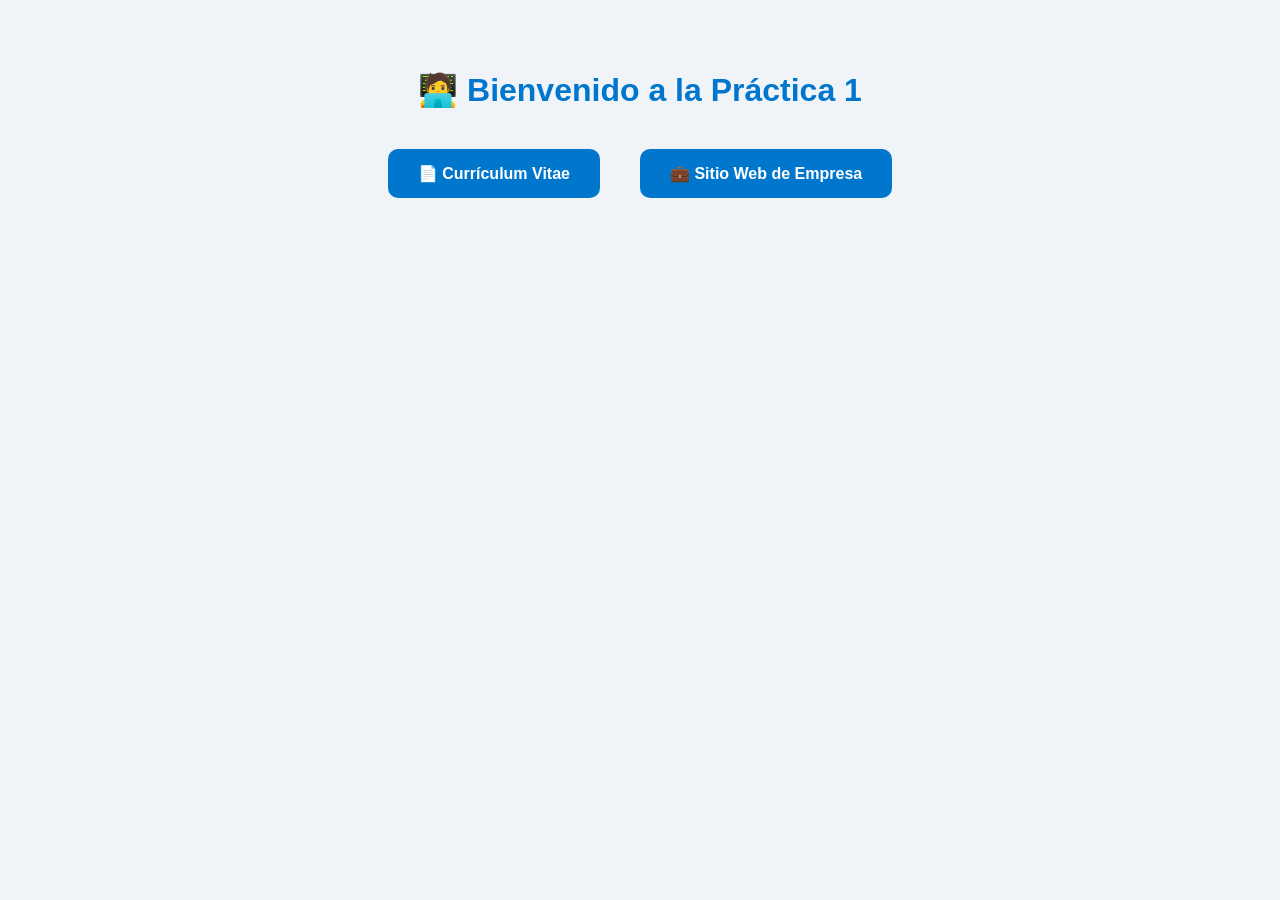
<file: index.html>
<!DOCTYPE html>
<html lang="es">
<head>
    <meta charset="UTF-8">
    <meta name="viewport" content="width=device-width, initial-scale=1.0">
    <title>Inicio - Práctica 1</title>
    <link rel="stylesheet" href="estilos.css">
    <style>
        body {
            font-family: Arial, sans-serif;
            background-color: #f0f4f8;
            text-align: center;
            padding: 50px;
        }

        h1 {
            color: #0077cc;
            margin-bottom: 40px;
        }

        .menu {
            display: flex;
            justify-content: center;
            gap: 40px;
            flex-wrap: wrap;
        }

        .menu a {
            background-color: #0077cc;
            color: white;
            text-decoration: none;
            padding: 15px 30px;
            border-radius: 10px;
            font-weight: bold;
            transition: background-color 0.3s ease;
        }

        .menu a:hover {
            background-color: #005fa3;
        }
    </style>
</head>
<body>

    <h1>🧑‍💻 Bienvenido a la Práctica 1</h1>

    <div class="menu">
        <a href="ej01.html">📄 Currículum Vitae</a>
        <a href="ej02.html">💼 Sitio Web de Empresa</a>
    </div>

</body>
</html>
</file>
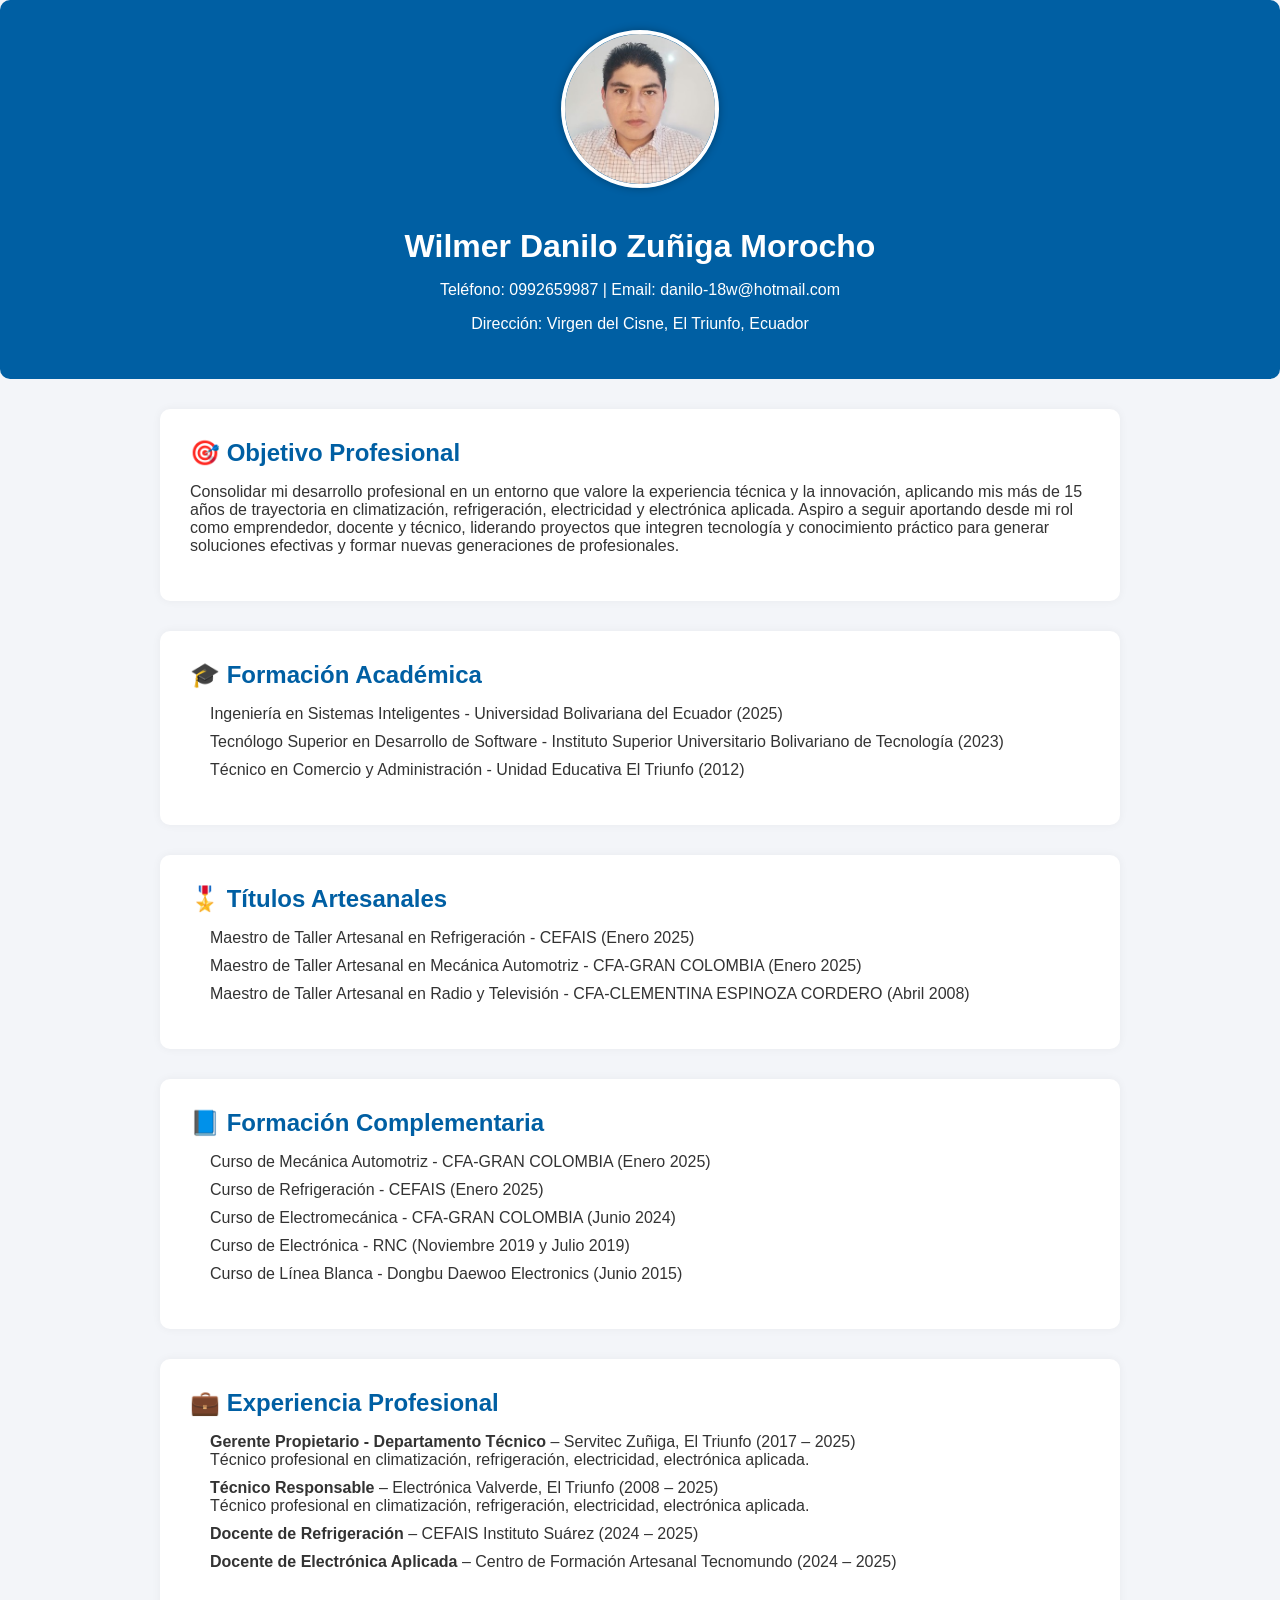
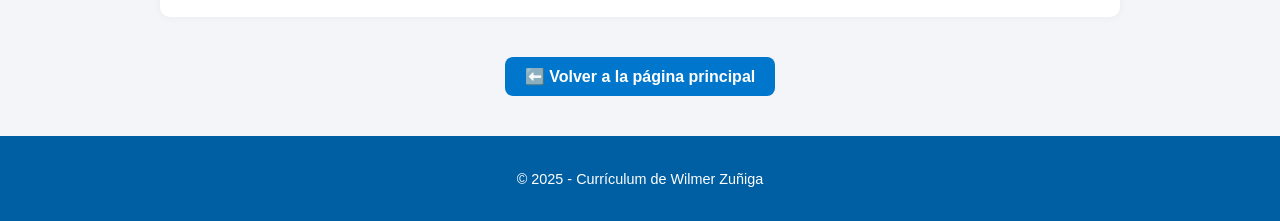
<file: ej01.html>
<!DOCTYPE html>
<html lang="es">
<head>
    <meta charset="UTF-8">
    <meta name="viewport" content="width=device-width, initial-scale=1.0">
    <title>Currículum Vitae - Wilmer Zuñiga</title>
    <link rel="stylesheet" href="estilos.css">
</head>


<body>

    <header>
        <img src="wilmer.jpg" alt="Foto de Wilmer Zuñiga" width="150">
        <h1>Wilmer Danilo Zuñiga Morocho</h1>
        <p>Teléfono: 0992659987 | Email: danilo-18w@hotmail.com</p>
        <p>Dirección: Virgen del Cisne, El Triunfo, Ecuador</p>
    </header>

    <section>
        <h2>🎯 Objetivo Profesional</h2>
        <p>Consolidar mi desarrollo profesional en un entorno que valore la experiencia técnica y la innovación, aplicando mis más de 15 años de trayectoria en climatización, refrigeración, electricidad y electrónica aplicada. Aspiro a seguir aportando desde mi rol como emprendedor, docente y técnico, liderando proyectos que integren tecnología y conocimiento práctico para generar soluciones efectivas y formar nuevas generaciones de profesionales.</p>
    </section>

    <section>
        <h2>🎓 Formación Académica</h2>
        <ul>
            <li>Ingeniería en Sistemas Inteligentes - Universidad Bolivariana del Ecuador (2025)</li>
            <li>Tecnólogo Superior en Desarrollo de Software - Instituto Superior Universitario Bolivariano de Tecnología (2023)</li>
            <li>Técnico en Comercio y Administración - Unidad Educativa El Triunfo (2012)</li>
        </ul>
    </section>

    <section>
        <h2>🎖️ Títulos Artesanales</h2>
        <ul>
            <li>Maestro de Taller Artesanal en Refrigeración - CEFAIS (Enero 2025)</li>
            <li>Maestro de Taller Artesanal en Mecánica Automotriz - CFA-GRAN COLOMBIA (Enero 2025)</li>
            <li>Maestro de Taller Artesanal en Radio y Televisión - CFA-CLEMENTINA ESPINOZA CORDERO (Abril 2008)</li>
        </ul>
    </section>

    <section>
        <h2>📘 Formación Complementaria</h2>
        <ul>
            <li>Curso de Mecánica Automotriz - CFA-GRAN COLOMBIA (Enero 2025)</li>
            <li>Curso de Refrigeración - CEFAIS (Enero 2025)</li>
            <li>Curso de Electromecánica - CFA-GRAN COLOMBIA (Junio 2024)</li>
            <li>Curso de Electrónica - RNC (Noviembre 2019 y Julio 2019)</li>
            <li>Curso de Línea Blanca - Dongbu Daewoo Electronics (Junio 2015)</li>
        </ul>
    </section>

    <section>
        <h2>💼 Experiencia Profesional</h2>
        <ul>
            <li><strong>Gerente Propietario - Departamento Técnico</strong> – Servitec Zuñiga, El Triunfo (2017 – 2025)<br>
                Técnico profesional en climatización, refrigeración, electricidad, electrónica aplicada.
            </li>
            <li><strong>Técnico Responsable</strong> – Electrónica Valverde, El Triunfo (2008 – 2025)<br>
                Técnico profesional en climatización, refrigeración, electricidad, electrónica aplicada.
            </li>
            <li><strong>Docente de Refrigeración</strong> – CEFAIS Instituto Suárez (2024 – 2025)</li>
            <li><strong>Docente de Electrónica Aplicada</strong> – Centro de Formación Artesanal Tecnomundo (2024 – 2025)</li>
        </ul>
    </section>

<div class="volver-inicio">
  <a href="index.html">⬅️ Volver a la página principal</a>
</div>

    <footer>
        <p>© 2025 - Currículum de Wilmer Zuñiga</p>
    </footer>

</body>

</html>
</file>
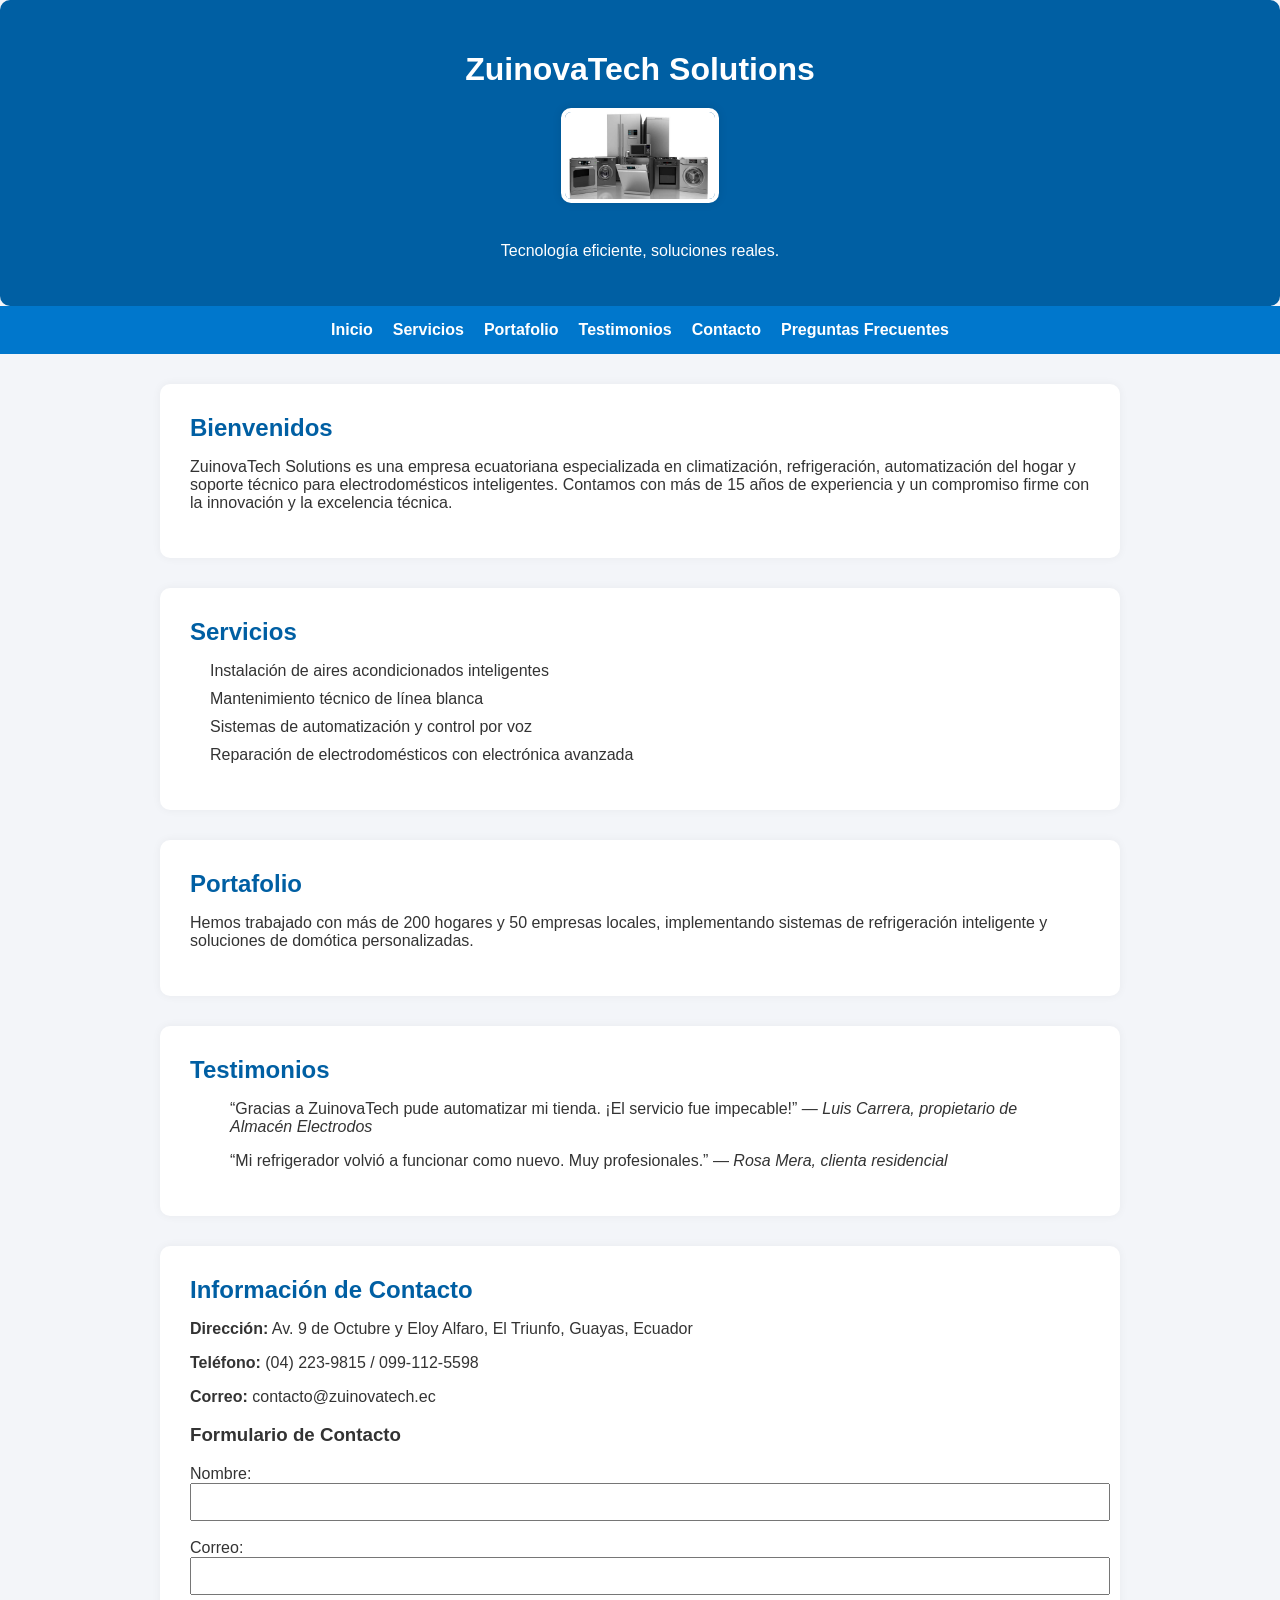
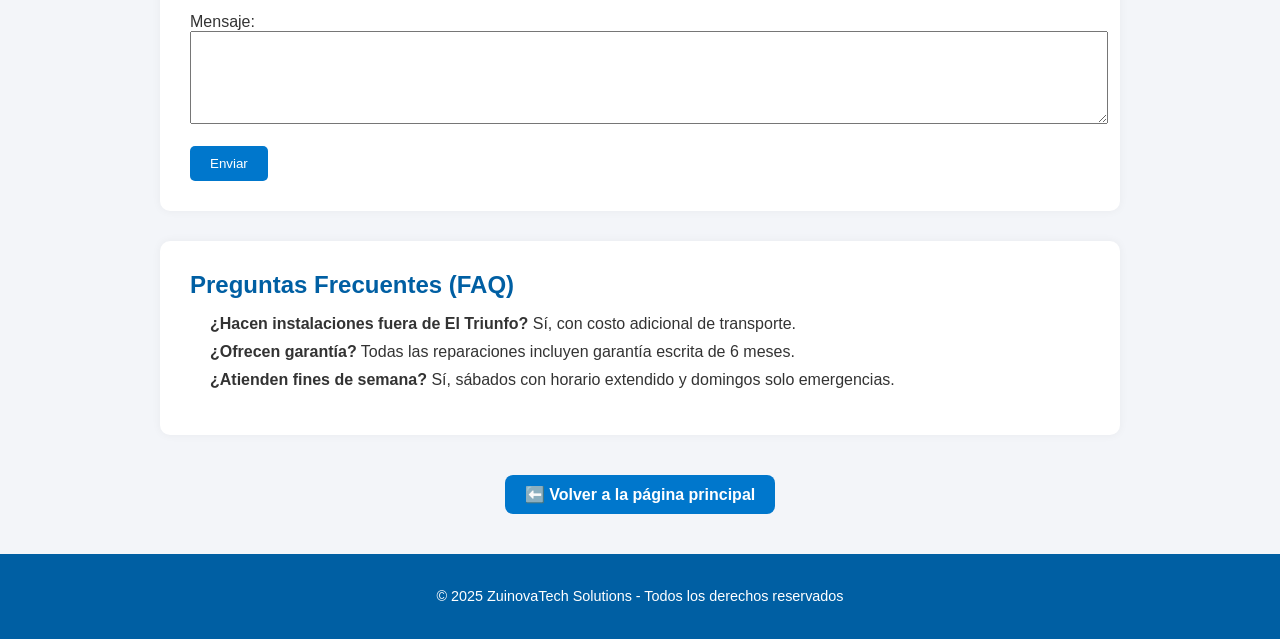
<file: ej02.html>
<!DOCTYPE html>
<html lang="es">
<head>
  <meta charset="UTF-8" />
  <meta name="viewport" content="width=device-width, initial-scale=1.0"/>
  <title>ZuinovaTech Solutions</title>
  <link rel="stylesheet" href="estilos.css" />
</head>

<body>

  <header>
    <h1>ZuinovaTech Solutions</h1>
    <div class="logo-centro">
  <img src="logo.jpg" alt="Logo de ZuinovaTech" />
</div>
    <p>Tecnología eficiente, soluciones reales.</p>
  </header>

  <nav>
    <a href="#inicio">Inicio</a>
    <a href="#servicios">Servicios</a>
    <a href="#portafolio">Portafolio</a>
    <a href="#testimonios">Testimonios</a>
    <a href="#contacto">Contacto</a>
    <a href="#faq">Preguntas Frecuentes</a>
  </nav>

  <section id="inicio">
    <h2>Bienvenidos</h2>
    <p>ZuinovaTech Solutions es una empresa ecuatoriana especializada en climatización, refrigeración, automatización del hogar y soporte técnico para electrodomésticos inteligentes. Contamos con más de 15 años de experiencia y un compromiso firme con la innovación y la excelencia técnica.</p>
  </section>

  <section id="servicios">
    <h2>Servicios</h2>
    <ul>
      <li>Instalación de aires acondicionados inteligentes</li>
      <li>Mantenimiento técnico de línea blanca</li>
      <li>Sistemas de automatización y control por voz</li>
      <li>Reparación de electrodomésticos con electrónica avanzada</li>
    </ul>
  </section>

  <section id="portafolio">
    <h2>Portafolio</h2>
    <p>Hemos trabajado con más de 200 hogares y 50 empresas locales, implementando sistemas de refrigeración inteligente y soluciones de domótica personalizadas.</p>
  </section>

  <section id="testimonios">
    <h2>Testimonios</h2>
    <blockquote>“Gracias a ZuinovaTech pude automatizar mi tienda. ¡El servicio fue impecable!” — <em>Luis Carrera, propietario de Almacén Electrodos</em></blockquote>
    <blockquote>“Mi refrigerador volvió a funcionar como nuevo. Muy profesionales.” — <em>Rosa Mera, clienta residencial</em></blockquote>
  </section>

  <section id="contacto">
    <h2>Información de Contacto</h2>
    <p><strong>Dirección:</strong> Av. 9 de Octubre y Eloy Alfaro, El Triunfo, Guayas, Ecuador</p>
    <p><strong>Teléfono:</strong> (04) 223-9815 / 099-112-5598</p>
    <p><strong>Correo:</strong> contacto@zuinovatech.ec</p>

    <h3>Formulario de Contacto</h3>
    <form>
      <label for="nombre">Nombre:</label><br>
      <input type="text" id="nombre" name="nombre"><br><br>

      <label for="correo">Correo:</label><br>
      <input type="email" id="correo" name="correo"><br><br>

      <label for="mensaje">Mensaje:</label><br>
      <textarea id="mensaje" name="mensaje" rows="5"></textarea><br><br>

      <button type="submit">Enviar</button>
    </form>
  </section>

  <section id="faq">
    <h2>Preguntas Frecuentes (FAQ)</h2>
    <ul>
      <li><strong>¿Hacen instalaciones fuera de El Triunfo?</strong> Sí, con costo adicional de transporte.</li>
      <li><strong>¿Ofrecen garantía?</strong> Todas las reparaciones incluyen garantía escrita de 6 meses.</li>
      <li><strong>¿Atienden fines de semana?</strong> Sí, sábados con horario extendido y domingos solo emergencias.</li>
    </ul>
  </section>

  
  <div class="volver-inicio">
  <a href="index.html">⬅️ Volver a la página principal</a>
</div>


  <footer>
    <p>&copy; 2025 ZuinovaTech Solutions - Todos los derechos reservados</p>
  </footer>

</body>



</html>
</file>
<file: estilos.css>
body {
    font-family: Arial, sans-serif;
    margin: 40px;
    background-color: #f4f4f4;
    color: #333;
}

header {
    background-color: #0077cc;
    color: white;
    padding: 20px;
    text-align: center;
    border-radius: 10px;
}

header img {
    border-radius: 50%;
    margin-bottom: 10px;
}

section {
    margin: 30px 0;
    padding: 20px;
    background-color: white;
    border-radius: 10px;
    box-shadow: 0 2px 6px rgba(0,0,0,0.1);
}

h1, h2 {
    margin-bottom: 10px;
}

ul {
    list-style-type: none;
    padding-left: 0;
}

li {
    margin-bottom: 10px;
}

footer {
    text-align: center;
    margin-top: 40px;
    font-size: 0.9em;
    color: gray;
}

header img {
    border-radius: 50%;
    width: 150px;
    height: 150px;
    object-fit: cover;
    border: 4px solid white;
    box-shadow: 0 0 8px rgba(0, 0, 0, 0.3);
    margin-bottom: 15px;
}

/* === ESTILOS PARA ej02.html === */

body {
  font-family: Arial, sans-serif;
  background-color: #f3f5f9;
  margin: 0;
  padding: 0;
}

header {
  background-color: #005fa3;
  color: white;
  padding: 30px 20px;
  text-align: center;
}

nav {
  background-color: #0077cc;
  display: flex;
  justify-content: center;
  gap: 20px;
  padding: 15px 0;
}

nav a {
  color: white;
  text-decoration: none;
  font-weight: bold;
}

nav a:hover {
  text-decoration: underline;
}

section {
  max-width: 900px;
  margin: 30px auto;
  background: white;
  padding: 30px;
  border-radius: 10px;
  box-shadow: 0 0 10px rgba(0,0,0,0.05);
}

h2 {
  color: #005fa3;
  margin-top: 0;
}

ul {
  padding-left: 20px;
}

footer {
  background-color: #005fa3;
  color: white;
  text-align: center;
  padding: 20px;
  margin-top: 40px;
}

form input,
form textarea {
  width: 100%;
  padding: 8px;
  font-size: 1em;
}

form button {
  padding: 10px 20px;
  background-color: #0077cc;
  color: white;
  border: none;
  border-radius: 5px;
  cursor: pointer;
}

form button:hover {
  background-color: #005fa3;
}

.logo-centro {
  text-align: center;
  margin: 20px 0;
}

.logo-centro img {
  max-width: 200px;
  height: auto;
  border-radius: 10px; /* puedes quitar esto si no quieres esquinas redondeadas */
  box-shadow: 0 0 10px rgba(0,0,0,0.1);
}

/* === ESTILOS PARA VOLVER A INDEX.HTML === */

.volver-inicio {
  text-align: center;
  margin-top: 40px;
}

.volver-inicio a {
  display: inline-block;
  padding: 10px 20px;
  background-color: #0077cc;
  color: white;
  text-decoration: none;
  border-radius: 8px;
  font-weight: bold;
  transition: background-color 0.3s ease;
}

.volver-inicio a:hover {
  background-color: #005fa3;
}
</file>
